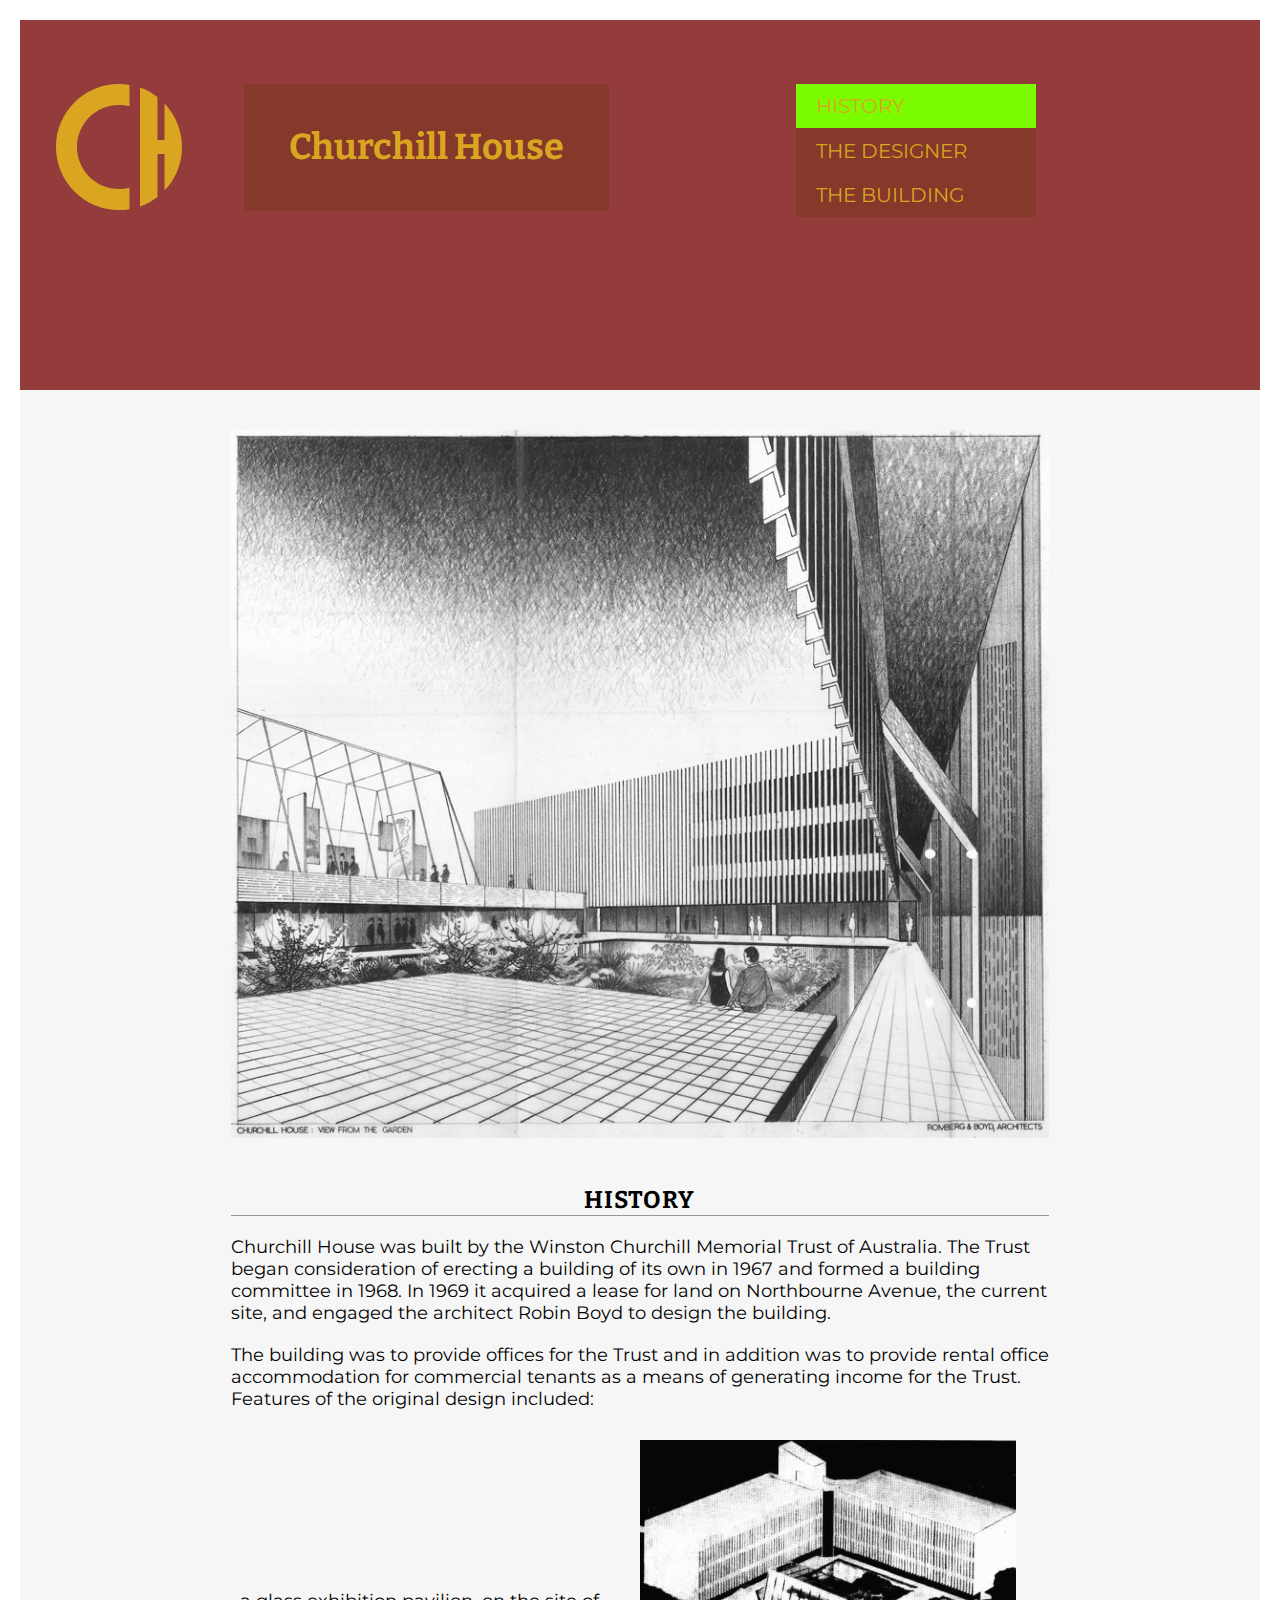
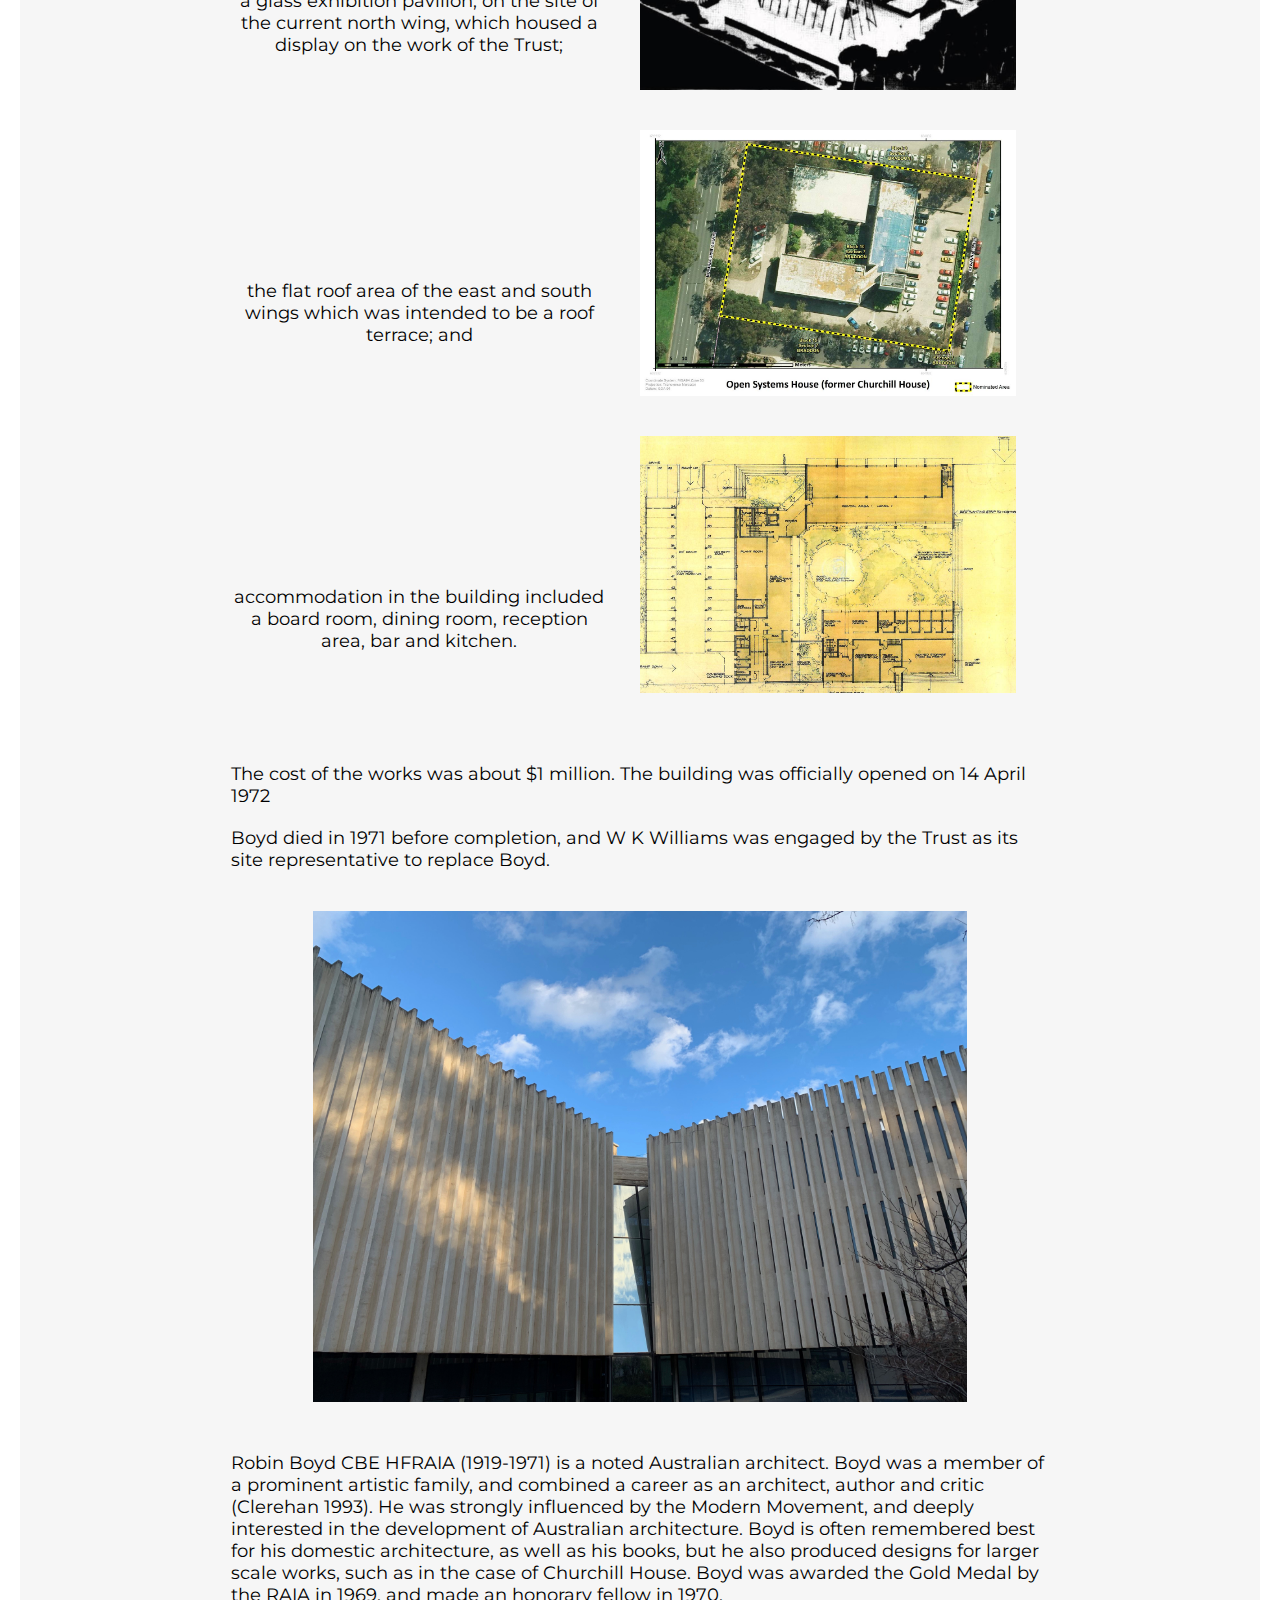
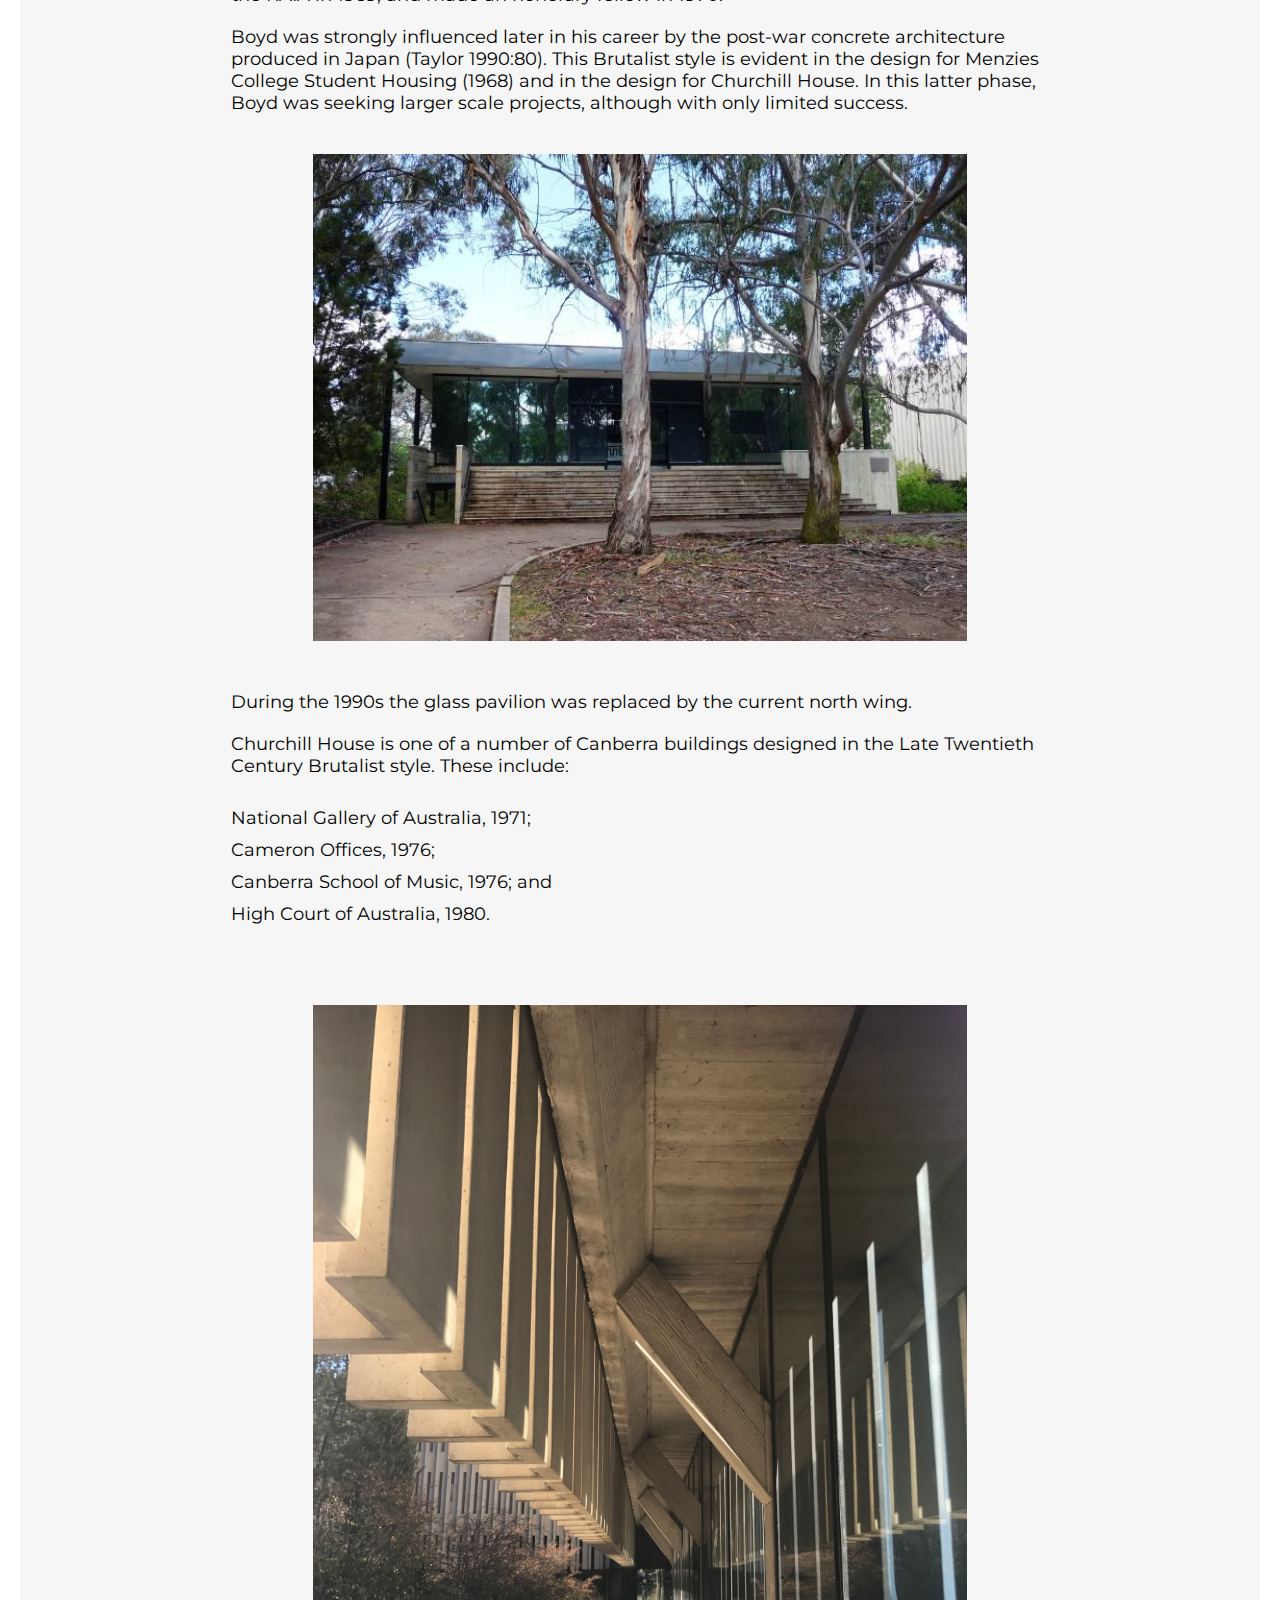
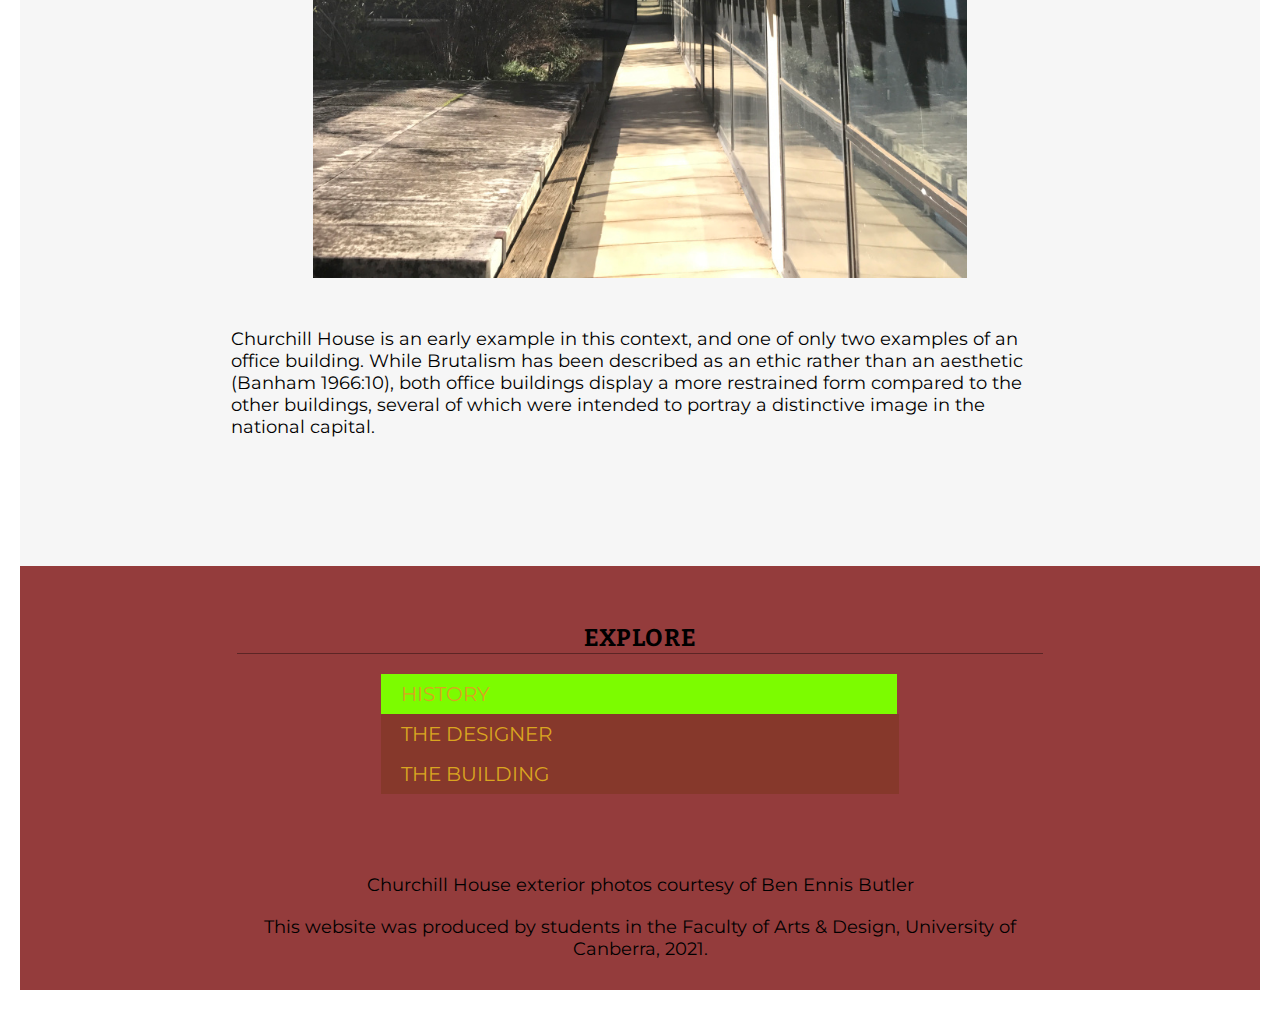
<file: history.html>
<!DOCTYPE html>

<html lang="en">
    <head>
        <title>Churchill House</title>
        <meta charset="utf-8">
        <link href="assests/css/reset.css" rel="stylesheet">
        <link href="assests/css/styles.css" rel="stylesheet">
    </head>

    <body>
        <header>
            <a href="index.html">
                <img title="Home" src="assests/img/Logo.svg" alt="Logo">
            </a>
            <div class="wrapper">
                <h1><a href="index.html">Churchill House</a></h1>
                    <nav>
                        <ul>
                            <li><a href="history.html" class="currentpage">History</a></li>
                            <li><a href="the-designer.html">The Designer</a></li>
                            <li><a href="the-building.html">The Building</a></li>
                        </ul>
                    </nav>
            </div>
        </header>
        
        <main>
            <div class="wrapper">
                <section>
                    <img class="firstmainimg" title="Churchill House perspective sketch" src="assests/img/hi_churchill-house-5.png" alt="Churchill House perspective sketch">
                    <h2>History</h2>
                    <p>Churchill House was built by the Winston Churchill Memorial Trust of Australia. The Trust began consideration of erecting a building of its own in 1967 and formed a building committee in 1968. In 1969 it acquired a lease for land on Northbourne Avenue, the current site, and engaged the architect Robin Boyd to design the building.</p>
                    <p>The building was to provide offices for the Trust and in addition was to provide rental office accommodation for commercial tenants as a means of generating income for the Trust. Features of the original design included:</p>
                    <div class="imglist">
                        <ul>
                            <li>
                                <p>a glass exhibition pavilion, on the site of the current north wing, which housed a display on the work of the Trust;</p>
                                <img title="Glass exhibition pavilion" src="assests/img/hi_churchill-house-12.jpg" alt="Glass exhibition pavilion">
                            </li>
                            <li>
                                <p>the flat roof area of the east and south wings which was intended to be a roof terrace; and</p>
                                <img title="Roof view" src="assests/img/hi_churchill-house-11.jpg" alt="Roof view">
                            </li>
                            <li>
                                <p>accommodation in the building included a board room, dining room, reception area, bar and kitchen.</p>
                                <img title="First floor plan layout" src="assests/img/m_hi_bu_churchill-house-19.jpg" alt="First floor plan layout">
                            </li>
                        </ul>
                    </div>
                    <p>The cost of the works was about $1 million. The building was officially opened on 14 April 1972</p>
                    <p>Boyd died in 1971 before completion, and W K Williams was engaged by the Trust as its site representative to replace Boyd.</p>
                    <img title="Concrete wall sunscreens" src="assests/img/hi_churchill-house-36.jpg" alt="Concrete wall sunscreens">
                    <p>Robin Boyd CBE HFRAIA (1919-1971) is a noted Australian architect. Boyd was a member of a prominent artistic family, and combined a career as an architect, author and critic (Clerehan 1993). He was strongly influenced by the Modern Movement, and deeply interested in the development of Australian architecture. Boyd is often remembered best for his domestic architecture, as well as his books, but he also produced designs for larger scale works, such as in the case of Churchill House. Boyd was awarded the Gold Medal by the RAIA in 1969, and made an honorary fellow in 1970.</p>
                    <p>Boyd was strongly influenced later in his career by the post-war concrete architecture produced in Japan (Taylor 1990:80). This Brutalist style is evident in the design for Menzies College Student Housing (1968) and in the design for Churchill House. In this latter phase, Boyd was seeking larger scale projects, although with only limited success.</p>
                    <img title="The new North Wing" src="assests/img/m_hi_bu_churchill-house-13.jpg" alt="The new North Wing">
                    <p>During the 1990s the glass pavilion was replaced by the current north wing.</p>
                    <p>Churchill House is one of a number of Canberra buildings designed in the Late Twentieth Century Brutalist style. These include:</p>
                    <ul>
                        <li>National Gallery of Australia, 1971;</li>
                        <li>Cameron Offices, 1976;</li>
                        <li>Canberra School of Music, 1976; and</li>
                        <li>High Court of Australia, 1980.</li>
                    </ul>
                    <img title="Underside of concrete sunscreens" src="assests/img/hi_churchill-house-21.jpg" alt="Underside of concrete sunscreens">
                    <p class="last">Churchill House is an early example in this context, and one of only two examples of an office building. While Brutalism has been described as an ethic rather than an aesthetic (Banham 1966:10), both office buildings display a more restrained form compared to the other buildings, several of which were intended to portray a distinctive image in the national capital.</p>
                </section>
            </div>
        </main>

        <footer>
            <div class="wrapper">
                <div class="footernav">
                    <h2>Explore</h2>
                    <div class="navcentre">
                        <ul>
                            <li><a href="history.html" class="currentpage">History</a></li>
                            <li><a href="the-designer.html">The Designer</a></li>
                            <li><a href="the-building.html">The Building</a></li>
                        </ul>
                    </div>
                </div>
                <p>Churchill House exterior photos courtesy of Ben Ennis Butler</p>
                <p>This website was produced by students in the Faculty of Arts & Design, University of Canberra, 2021.</p>
            </div>
        </footer>
    </body>
</html>
</file>
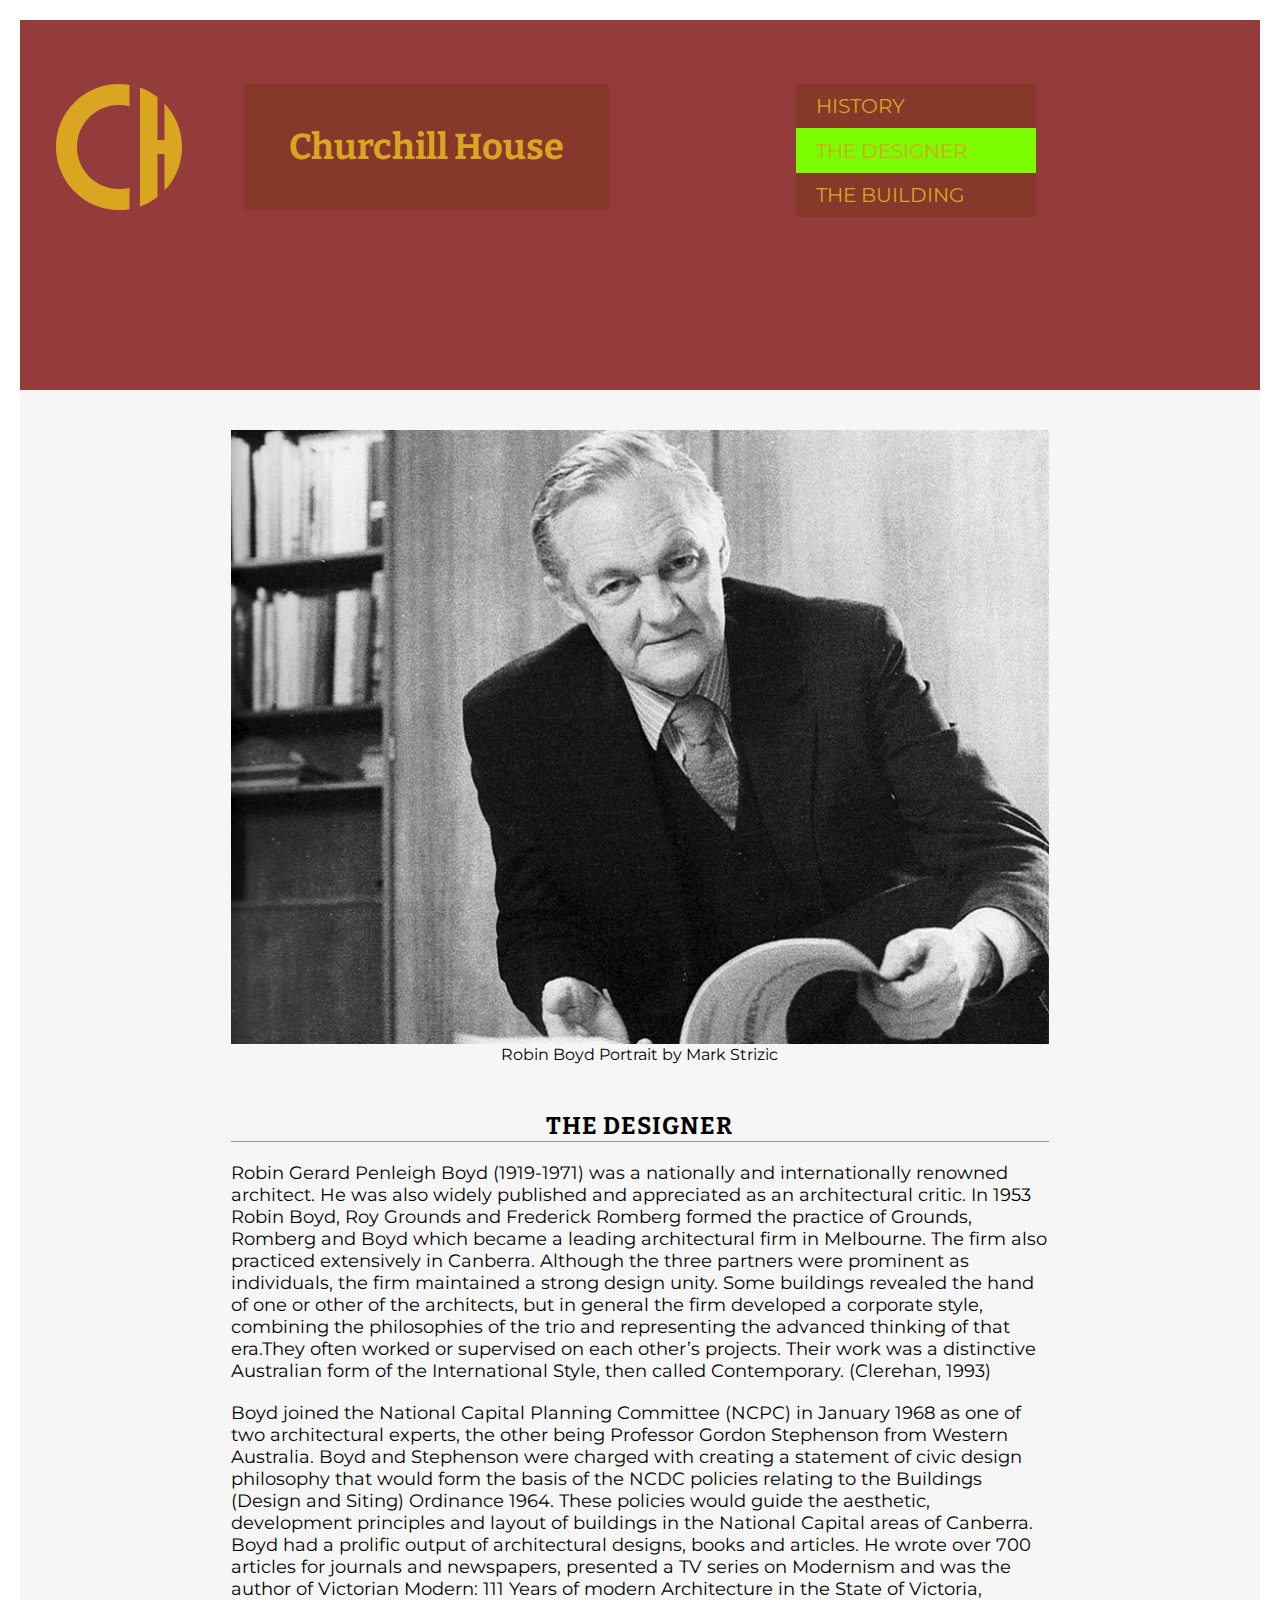
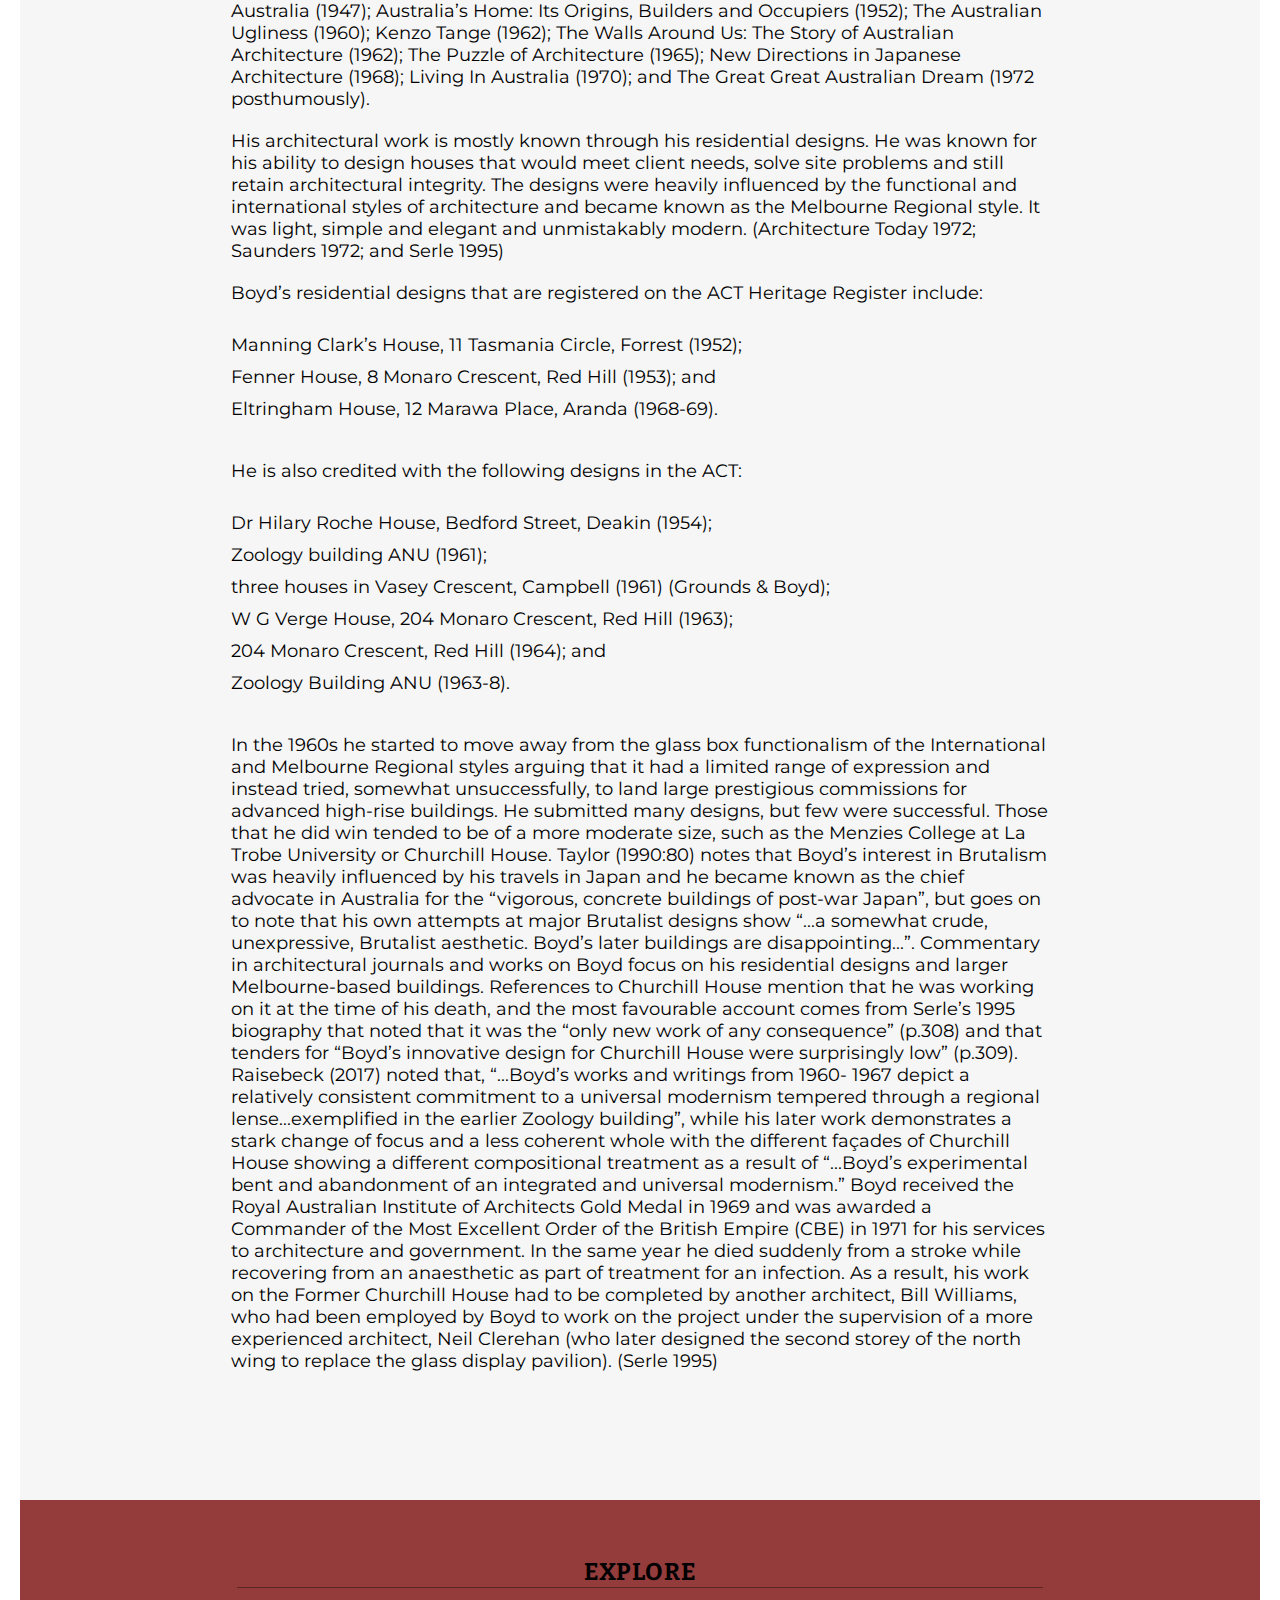
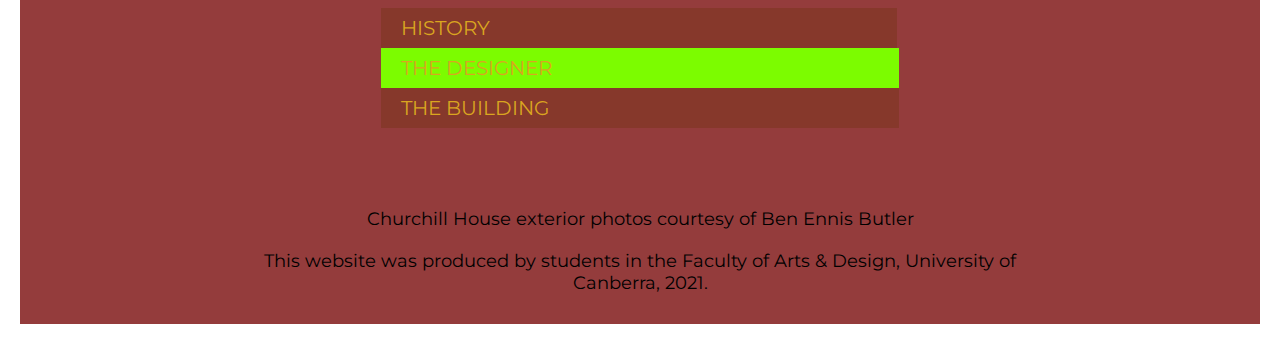
<file: the-designer.html>
<!DOCTYPE html>

<html lang="en">
    <head>
        <title>Churchill House</title>
        <meta charset="utf-8">
        <link href="assests/css/reset.css" rel="stylesheet">
        <link href="assests/css/styles.css" rel="stylesheet">
    </head>

    <body>
        <header>
            <a href="index.html">
                <img title="Home" src="assests/img/Logo.svg" alt="Logo">
            </a>
            <div class="wrapper">
                <h1><a href="index.html">Churchill House</a></h1>
                    <nav>
                        <ul>
                            <li><a href="history.html">History</a></li>
                            <li><a href="the-designer.html" class="currentpage">The Designer</a></li>
                            <li><a href="the-building.html">The Building</a></li>
                        </ul>
                    </nav>
            </div>
        </header>
        
        <main>
            <div class="wrapper">
                <section>
                    <img class="firstmainimg copywrite" title="Robin Boyd" src="assests/img/de_extra2-robin_boyd_portrait-copyright-Mark-Strizic.jpg" alt="Robin Boyd">
                    <p class="copywrite">Robin Boyd Portrait by Mark Strizic</p>
                    <h2>The Designer</h2>
                    <p>Robin Gerard Penleigh Boyd (1919-1971) was a nationally and internationally renowned architect. He was also widely published and appreciated as an architectural critic. In 1953 Robin Boyd, Roy Grounds and Frederick Romberg formed the practice of Grounds, Romberg and Boyd which became a leading architectural firm in Melbourne. The firm also practiced extensively in Canberra. Although the three partners were prominent as individuals, the firm maintained a strong design unity. Some buildings revealed the hand of one or other of the architects, but in general the firm developed a corporate style, combining the philosophies of the trio and representing the advanced thinking of that era.They often worked or supervised on each other’s projects. Their work was a distinctive Australian form of the International Style, then called Contemporary. (Clerehan, 1993)</p>
                    <p>Boyd joined the National Capital Planning Committee (NCPC) in January 1968 as one of two architectural experts, the other being Professor Gordon Stephenson from Western Australia. Boyd and Stephenson were charged with creating a statement of civic design philosophy that would form the basis of the NCDC policies relating to the Buildings (Design and Siting) Ordinance 1964. These policies would guide the aesthetic, development principles and layout of buildings in the National Capital areas of Canberra. Boyd had a prolific output of architectural designs, books and articles. He wrote over 700 articles for journals and newspapers, presented a TV series on Modernism and was the author of Victorian Modern: 111 Years of modern Architecture in the State of Victoria, Australia (1947); Australia’s Home: Its Origins, Builders and Occupiers (1952); The Australian Ugliness (1960); Kenzo Tange (1962); The Walls Around Us: The Story of Australian Architecture (1962); The Puzzle of Architecture (1965); New Directions in Japanese Architecture (1968); Living In Australia (1970); and The Great Great Australian Dream (1972 posthumously).</p>
                    <p>His architectural work is mostly known through his residential designs. He was known for his ability to design houses that would meet client needs, solve site problems and still retain architectural integrity. The designs were heavily influenced by the functional and international styles of architecture and became known as the Melbourne Regional style. It was light, simple and elegant and unmistakably modern. (Architecture Today 1972; Saunders 1972; and Serle 1995)</p>
                    <p>Boyd’s residential designs that are registered on the ACT Heritage Register include:</p>
                    <ul>
                        <li>Manning Clark’s House, 11 Tasmania Circle, Forrest (1952);</li>
                        <li>Fenner House, 8 Monaro Crescent, Red Hill (1953); and</li>
                        <li>Eltringham House, 12 Marawa Place, Aranda (1968-69).</li>
                    </ul>
                    <p>He is also credited with the following designs in the ACT:</p>
                    <ul>
                        <li>Dr Hilary Roche House, Bedford Street, Deakin (1954);</li>
                        <li>Zoology building ANU (1961);</li>
                        <li>three houses in Vasey Crescent, Campbell (1961) (Grounds & Boyd);</li>
                        <li>W G Verge House, 204 Monaro Crescent, Red Hill (1963);</li>
                        <li>204 Monaro Crescent, Red Hill (1964); and</li>
                        <li>Zoology Building ANU (1963-8).</li>
                    </ul>
                    <p class="last">In the 1960s he started to move away from the glass box functionalism of the International and Melbourne Regional styles arguing that it had a limited range of expression and instead tried, somewhat unsuccessfully, to land large prestigious commissions for advanced high-rise buildings. He submitted many designs, but few were successful. Those that he did win tended to be of a more moderate size, such as the Menzies College at La Trobe University or Churchill House. Taylor (1990:80) notes that Boyd’s interest in Brutalism was heavily influenced by his travels in Japan and he became known as the chief advocate in Australia for the “vigorous, concrete buildings of post-war Japan”, but goes on to note that his own attempts at major Brutalist designs show “...a somewhat crude, unexpressive, Brutalist aesthetic.  Boyd’s later buildings are disappointing...”. Commentary in architectural journals and works on Boyd focus on his residential designs and larger Melbourne-based buildings. References to Churchill House mention that he was working on it at the time of his death, and the most favourable account comes from Serle’s 1995 biography that noted that it was the “only new work of any consequence” (p.308) and that tenders for “Boyd’s innovative design for Churchill House were surprisingly low” (p.309). Raisebeck (2017) noted that, “...Boyd’s works and writings from 1960- 1967 depict a relatively consistent commitment to a universal modernism tempered through a regional lense...exemplified in the earlier Zoology building”, while his later work demonstrates a stark change of focus and a less coherent whole with the different façades of Churchill House showing a different compositional treatment as a result of “...Boyd’s experimental bent and abandonment of an integrated and universal modernism.” Boyd received the Royal Australian Institute of Architects Gold Medal in 1969 and was awarded a Commander of the Most Excellent Order of the British Empire (CBE) in 1971 for his services to architecture and government. In the same year he died suddenly from a stroke while recovering from an anaesthetic as part of treatment for an infection. As a result, his work on the Former Churchill House had to be completed by another architect, Bill Williams, who had been employed by Boyd to work on the project under the supervision of a more experienced architect, Neil Clerehan (who later designed the second storey of the north wing to replace the glass display pavilion). (Serle 1995)</p>
                </section>
            </div>
        </main>

        <footer>
            <div class="wrapper">
                <div class="footernav">
                    <h2>Explore</h2>
                    <div class="navcentre">
                        <ul>
                            <li><a href="history.html">History</a></li>
                            <li><a href="the-designer.html" class="currentpage">The Designer</a></li>
                            <li><a href="the-building.html">The Building</a></li>
                        </ul>
                    </div>
                </div>
                <p>Churchill House exterior photos courtesy of Ben Ennis Butler</p>
                <p>This website was produced by students in the Faculty of Arts & Design, University of Canberra, 2021.</p>
            </div>
        </footer>
    </body>
</html>
</file>
<file: assests/css/styles.css>
@import url('https://fonts.googleapis.com/css2?family=Bitter:wght@500&family=Montserrat:ital,wght@0,400;0,700;1,400&display=swap');

body {
    background-color: #ffffff;
    color: #000000;
    font-family: 'Montserrat', sans-serif;
    font-size: 1.2500rem;
    padding: 1.25rem;
}
@media screen and (max-device-width: 500px) {
    body {
        font-size: calc(18px + 1rem);
        padding: calc(18px + 1rem);
    }
}    
header {
    background-color: #943c3c;
    color: #000000;
    padding: 4rem 1.25rem 10rem;
}
main {
    overflow: auto;
    background-color: rgba(245, 245, 245, 0.897);
}
header img {
    width: 7.87500rem;
    /* to be same as h1 */
    float: left;
    margin: 0 0 0 1rem;
}
.wrapper {
    width: 66%;
    margin: 0 auto;
}
/* Type */
h1, 
h2, 
h3,
h4,
h5, 
h6 {
    font-family: 'Bitter', serif;
    margin-bottom: 1.25rem;
    font-weight: bold;
}
@media screen and (max-device-width: 1000px) {
    h1, 
    h2, 
    h3,
    h4,
    h5, 
    h6 {
    margin-bottom: calc(19px + 0.5rem);
    }
}
h1 {
    font-size: 2.25rem;
    padding: 2.8125rem;
    background-color: #86382b;
    display: inline-block;
}
@media screen and (max-device-width: 1000px) {
    h1 {
    margin-bottom: calc(35px + 0.5rem);
    }
}
h2 {
    border-bottom: 0.0625rem solid #00000060;
    padding-bottom: 0.1875rem;
    letter-spacing: 0.0625rem;
    text-transform: uppercase;
    text-align: center;
    font-size: 1.5rem;
}
@media screen and (max-device-width: 1000px) {
    h2 {
    margin-bottom: calc(23px + 0.5rem);
    }
}
h3 {
    text-transform: none;
}
p {
    font-size: 1.12500rem;
    line-height: 1.37500rem;
    margin-bottom: 1.25rem;
}
@media screen and (max-device-width: 1000px) {
    p {
        font-size: calc(15px + 0.5rem);
        line-height: calc(15px + 1rem);
    }
}
/* a */
a {
    color: goldenrod;
    text-decoration: none;
}
a:hover {
    text-decoration: underline;
}
a:visited {
    color: goldenrod;
}
a:active {
    color: #943c3c;
}
/* Navs */
nav {
    float: right;
}
@media screen and (max-device-width: 1200px) {
    nav {
        float: none;
    }
}
nav ul li a,
div.footernav ul li a,
div.homefooternav ul li a {
    text-decoration: none;
    background-color: rgb(134, 56, 43);
    padding: 0.625rem 1.25rem;
    text-transform: uppercase;
}
nav ul li a {
    display: block;
    padding: 0.7625rem 1.25rem;
    /* 0.7625rem to match h1 height */
    width: 12.5rem;
}
div.navcentre {
    display: table;
    margin: 0 auto;
}
div.navcentre ul li a{
    display: table-cell;
    width: 25%;  
}
@media screen and (max-device-width: 500px) {
    div.navcentre ul li a {
        display: block;
        width: 100%;
    }
}
nav ul li a:hover,
div.homefooternav ul li a:hover,
div.footernav ul li a:hover, 
a.currentpage { 
    background-color: lawngreen !important;
    /* I'm not sure why, but the .currentpage in the footernav would get overridden without the !important */
    text-decoration: none;
}
.wrapper div.headernav ul li,
.wrapper div.footernav ul li,
div.homefooternav ul li {
    display: inline;
}
div.headernav {
    float: right;
}
div.footernav {
    padding-bottom: 5rem;
}
div.homefooternav {
    margin-top: 1.87500rem;
}
/* Footer */
footer .wrapper {
    margin: 0 auto;
}
footer {
    background-color: #943c3c;
    padding: 3.75rem 0.625rem 0.625rem;
}
footer p {
    text-align: center;
}
/* Content */
img {
    width: 80%;
    margin: 2.5rem auto 3.12500rem;
    display: block;
}
.imgmain {
    width: 100%;
    margin: 0rem auto 3.12500rem;
}
main ul {
    padding-bottom: 2.5rem;
}
main ul li {
    padding-top: 0.625rem;
    font-size: 1.12500rem;
    line-height: 1.37500rem;
}
@media screen and (max-device-width: 1000px) {
    main ul li {
        font-size: calc(15px + 0.5rem);
        line-height: calc(15px + 1rem);
    }
} 
h3.jump {
    padding-top: 0.9375rem;
    margin-bottom: 0;
}
ul.jump {
    padding-bottom: 6.25rem;
}
div.sidebysidebox {
    width: calc(50% - 1rem);
    margin: 0 auto;
}
div.sidebyside {
    column-count: 2;
    margin-bottom: 3.12500rem;
    padding: 0 0rem;
    width: 100%;
    display: flex;
    justify-content: center;
}
div.sidebyside img {
    margin: 0;
    padding: 1rem;
}  
div.imglist {
    display: flex;
    justify-content: center;
}
div.imglist ul li img {
    width: 46%;
    margin: 0 auto 1.87500rem;
}
div.imglist ul li p {
    float: left;
    width: 46%;
    vertical-align: middle;
    padding: 9.37500rem 0 0;
    text-align: center;
}
@media screen and (max-device-width: 1200px) {
    div.imglist {
        display: block;
    }
    div.imglist ul li img {
        width: 80%;
        margin: 0 auto 1.87500rem;
    }
    div.imglist ul li p {
        float: none;
        margin: 0 auto 1.87500rem;
        width: 100%;
        padding: 3rem 0 0;
        text-align: center;
    }
}
@media screen and (max-device-width: 1000px) {
    div.imglist ul li p {
        font-size: calc(15px + 0.5rem);
        line-height: calc(15px + 1rem);
    }
}
img.firstmainimg {
    width: 100%;
}
div.gallery {
    width: 107%;
    margin: 0 auto;
}
div.gallery_items {
    margin-bottom: 3.12500rem;
    column-count: 3;
    justify-content: center;
}
div.gallery_items img {
    margin: 0.25rem 0;
}
p.copywrite {
    font-size: calc(12px + 0.25rem);
    text-align: center;
    margin-bottom: 3rem;
}
img.copywrite {
    margin: 2.5rem 0 0;
}
p.last {
    margin-bottom: 8rem;
}
</file>
